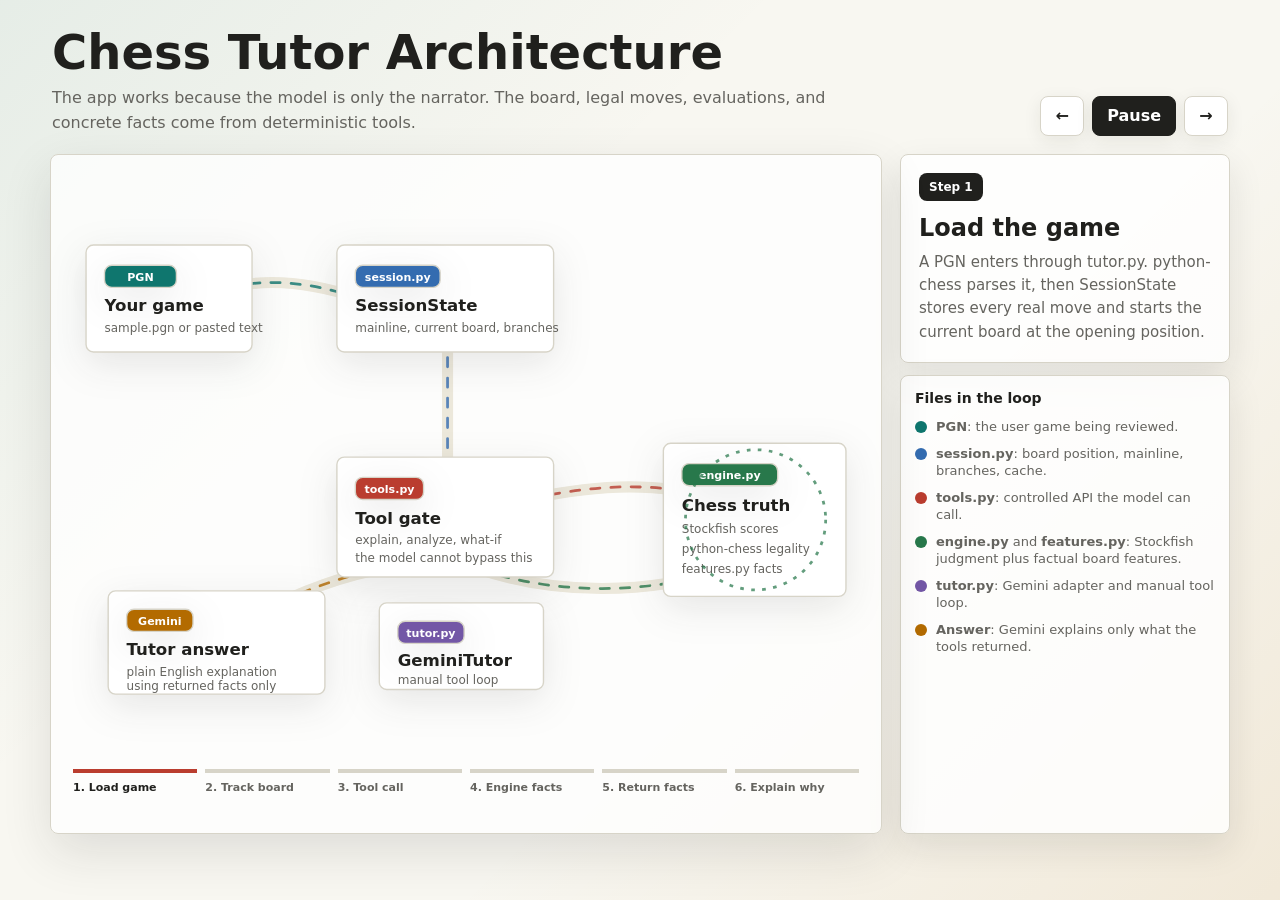
<file: architecture_explainer.html>
<!doctype html>
<html lang="en">
<head>
  <meta charset="utf-8">
  <meta name="viewport" content="width=device-width, initial-scale=1">
  <title>Chess Tutor Architecture</title>
  <style>
    :root {
      color-scheme: light;
      --ink: #20201d;
      --muted: #65645f;
      --paper: #f8f7f1;
      --panel: #ffffff;
      --line: #d7d4c8;
      --shadow: 0 18px 50px rgba(32, 32, 29, 0.12);
      --teal: #0f766e;
      --green: #28784b;
      --amber: #b36b00;
      --red: #ba3d2f;
      --blue: #346cb0;
      --violet: #7357a6;
      --track: #ece8db;
    }

    * {
      box-sizing: border-box;
    }

    body {
      margin: 0;
      min-height: 100vh;
      font-family: Inter, ui-sans-serif, system-ui, -apple-system, BlinkMacSystemFont, "Segoe UI", sans-serif;
      color: var(--ink);
      background:
        linear-gradient(135deg, rgba(15, 118, 110, 0.08), transparent 36%),
        linear-gradient(315deg, rgba(179, 107, 0, 0.10), transparent 38%),
        var(--paper);
    }

    .shell {
      width: min(1180px, calc(100vw - 32px));
      min-height: 100vh;
      margin: 0 auto;
      padding: 28px 0;
      display: grid;
      grid-template-rows: auto 1fr;
      gap: 18px;
    }

    header {
      display: grid;
      grid-template-columns: minmax(0, 1fr) auto;
      gap: 18px;
      align-items: end;
      padding: 0 2px;
    }

    h1 {
      margin: 0;
      font-size: clamp(28px, 4vw, 48px);
      line-height: 1;
      letter-spacing: 0;
    }

    .subtitle {
      margin: 10px 0 0;
      max-width: 780px;
      color: var(--muted);
      font-size: 16px;
      line-height: 1.55;
    }

    .controls {
      display: flex;
      gap: 8px;
      align-items: center;
      justify-content: flex-end;
    }

    button {
      appearance: none;
      border: 1px solid var(--line);
      background: var(--panel);
      color: var(--ink);
      min-width: 44px;
      height: 40px;
      border-radius: 8px;
      padding: 0 14px;
      font: inherit;
      font-weight: 700;
      cursor: pointer;
      box-shadow: 0 5px 18px rgba(32, 32, 29, 0.08);
    }

    button:hover {
      border-color: #a8a397;
      transform: translateY(-1px);
    }

    button:focus-visible {
      outline: 3px solid rgba(52, 108, 176, 0.25);
      outline-offset: 2px;
    }

    button.primary {
      background: var(--ink);
      border-color: var(--ink);
      color: white;
    }

    main {
      display: grid;
      grid-template-columns: minmax(0, 1fr) 330px;
      gap: 18px;
      align-items: stretch;
    }

    .stage {
      position: relative;
      overflow: hidden;
      height: clamp(520px, calc(100vh - 190px), 680px);
      min-height: 520px;
      border: 1px solid var(--line);
      border-radius: 8px;
      background: rgba(255, 255, 255, 0.78);
      box-shadow: var(--shadow);
    }

    .diagram {
      position: absolute;
      inset: 0;
      width: 100%;
      height: 100%;
    }

    .track {
      fill: none;
      stroke: var(--track);
      stroke-width: 12;
      stroke-linecap: round;
    }

    .flow-line {
      fill: none;
      stroke-width: 3;
      stroke-linecap: round;
      stroke-dasharray: 10 12;
      animation: dash 1.4s linear infinite;
      opacity: 0.8;
    }

    .node rect {
      fill: var(--panel);
      stroke: var(--line);
      stroke-width: 1.5;
      rx: 8;
      filter: drop-shadow(0 12px 20px rgba(32, 32, 29, 0.10));
    }

    .node .title {
      font-size: 18px;
      font-weight: 800;
      fill: var(--ink);
      letter-spacing: 0;
    }

    .node .file {
      font-size: 12px;
      font-weight: 800;
      fill: white;
      letter-spacing: 0;
    }

    .node .body {
      font-size: 13px;
      fill: var(--muted);
      letter-spacing: 0;
    }

    .badge {
      rx: 8;
      stroke: none;
    }

    .node rect.badge.teal { fill: var(--teal); }
    .node rect.badge.blue { fill: var(--blue); }
    .node rect.badge.red { fill: var(--red); }
    .node rect.badge.green { fill: var(--green); }
    .node rect.badge.amber { fill: var(--amber); }
    .node rect.badge.violet { fill: var(--violet); }

    .packet {
      opacity: 0;
      transform-box: fill-box;
      transform-origin: center;
    }

    .packet circle {
      fill: white;
      stroke-width: 5;
    }

    .packet text {
      font-size: 11px;
      font-weight: 900;
      fill: var(--ink);
      dominant-baseline: central;
      text-anchor: middle;
      letter-spacing: 0;
    }

    .playing .packet-a { animation: packetA 8s linear infinite; }
    .playing .packet-b { animation: packetB 8s linear infinite; }
    .playing .packet-c { animation: packetC 8s linear infinite; }
    .playing .packet-d { animation: packetD 8s linear infinite; }
    .playing .packet-e { animation: packetE 8s linear infinite; }

    .truth-ring {
      fill: none;
      stroke-width: 3;
      stroke-dasharray: 4 8;
      transform-box: fill-box;
      transform-origin: center;
      animation: spin 14s linear infinite;
      opacity: 0.72;
    }

    .side {
      display: grid;
      grid-template-rows: auto 1fr;
      gap: 12px;
      height: clamp(520px, calc(100vh - 190px), 680px);
      min-height: 520px;
    }

    .readout,
    .legend {
      border: 1px solid var(--line);
      border-radius: 8px;
      background: rgba(255, 255, 255, 0.84);
      box-shadow: 0 14px 35px rgba(32, 32, 29, 0.10);
    }

    .readout {
      padding: 18px;
    }

    .step-label {
      display: inline-flex;
      align-items: center;
      min-height: 28px;
      padding: 0 10px;
      border-radius: 8px;
      background: var(--ink);
      color: white;
      font-size: 12px;
      font-weight: 900;
    }

    .readout h2 {
      margin: 14px 0 10px;
      font-size: 24px;
      line-height: 1.1;
      letter-spacing: 0;
    }

    .readout p {
      margin: 0;
      color: var(--muted);
      line-height: 1.55;
      font-size: 15px;
    }

    .legend {
      padding: 14px;
    }

    .legend h3 {
      margin: 0 0 12px;
      font-size: 14px;
      letter-spacing: 0;
    }

    .legend-list {
      display: grid;
      gap: 9px;
    }

    .legend-item {
      display: grid;
      grid-template-columns: 12px minmax(0, 1fr);
      gap: 9px;
      align-items: start;
      color: var(--muted);
      line-height: 1.35;
      font-size: 13px;
    }

    .dot {
      width: 12px;
      height: 12px;
      margin-top: 3px;
      border-radius: 50%;
      background: var(--teal);
    }

    .dot.blue { background: var(--blue); }
    .dot.green { background: var(--green); }
    .dot.amber { background: var(--amber); }
    .dot.red { background: var(--red); }
    .dot.violet { background: var(--violet); }

    .timeline {
      position: absolute;
      left: 22px;
      right: 22px;
      bottom: 20px;
      height: 68px;
      display: grid;
      grid-template-columns: repeat(6, 1fr);
      gap: 8px;
      align-items: end;
      pointer-events: none;
    }

    .tick {
      height: 44px;
      border-top: 4px solid var(--line);
      padding-top: 8px;
      font-size: 11px;
      color: var(--muted);
      font-weight: 800;
      letter-spacing: 0;
      transition: border-color 180ms ease, color 180ms ease;
    }

    .tick.active {
      border-color: var(--red);
      color: var(--ink);
    }

    @keyframes dash {
      to { stroke-dashoffset: -22; }
    }

    @keyframes spin {
      to { transform: rotate(360deg); }
    }

    @keyframes packetA {
      0%, 3% { opacity: 0; transform: translate(110px, 108px) scale(0.8); }
      8%, 14% { opacity: 1; transform: translate(286px, 108px) scale(1); }
      18%, 100% { opacity: 0; transform: translate(286px, 108px) scale(0.8); }
    }

    @keyframes packetB {
      0%, 17% { opacity: 0; transform: translate(420px, 108px) scale(0.8); }
      24%, 30% { opacity: 1; transform: translate(420px, 285px) scale(1); }
      34%, 100% { opacity: 0; transform: translate(420px, 285px) scale(0.8); }
    }

    @keyframes packetC {
      0%, 33% { opacity: 0; transform: translate(545px, 330px) scale(0.8); }
      40%, 48% { opacity: 1; transform: translate(700px, 330px) scale(1); }
      52%, 100% { opacity: 0; transform: translate(700px, 330px) scale(0.8); }
    }

    @keyframes packetD {
      0%, 51% { opacity: 0; transform: translate(695px, 420px) scale(0.8); }
      58%, 68% { opacity: 1; transform: translate(470px, 430px) scale(1); }
      72%, 100% { opacity: 0; transform: translate(470px, 430px) scale(0.8); }
    }

    @keyframes packetE {
      0%, 71% { opacity: 0; transform: translate(350px, 432px) scale(0.8); }
      78%, 92% { opacity: 1; transform: translate(170px, 515px) scale(1); }
      98%, 100% { opacity: 0; transform: translate(170px, 515px) scale(0.8); }
    }

    .paused * {
      animation-play-state: paused !important;
    }

    @media (max-width: 980px) {
      header,
      main {
        grid-template-columns: 1fr;
      }

      .controls {
        justify-content: flex-start;
      }

      .stage,
      .side {
        height: auto;
        min-height: auto;
      }

      .stage {
        aspect-ratio: 1 / 1;
      }

      .side {
        grid-template-rows: auto auto;
      }
    }

    @media (max-width: 640px) {
      .shell {
        width: min(100vw - 20px, 1180px);
        padding: 16px 0;
      }

      .stage {
        aspect-ratio: 1.32 / 1;
      }

      .timeline {
        display: none;
      }
    }
  </style>
</head>
<body>
  <div class="shell">
    <header>
      <div>
        <h1>Chess Tutor Architecture</h1>
        <p class="subtitle">The app works because the model is only the narrator. The board, legal moves, evaluations, and concrete facts come from deterministic tools.</p>
      </div>
      <div class="controls" aria-label="Animation controls">
        <button id="prev" type="button" title="Go to the previous architecture step" aria-label="Previous step">&larr;</button>
        <button class="primary" id="play" type="button" title="Play or pause the animation">Pause</button>
        <button id="next" type="button" title="Go to the next architecture step" aria-label="Next step">&rarr;</button>
      </div>
    </header>

    <main>
      <section class="stage playing" id="stage" aria-label="Animated architecture diagram">
        <svg class="diagram" viewBox="0 0 900 680" role="img" aria-labelledby="diagramTitle diagramDesc">
          <title id="diagramTitle">Animated chess tutor architecture diagram</title>
          <desc id="diagramDesc">A PGN flows into session state. Gemini calls tools. Tools query python-chess, Stockfish, and facts. The grounded result flows back to Gemini and becomes the answer.</desc>

          <path class="track" d="M130 128 C220 105 265 105 335 128" />
          <path class="track" d="M430 170 C430 220 430 250 430 300" />
          <path class="track" d="M520 345 C600 328 655 328 735 345" />
          <path class="track" d="M735 420 C650 450 545 450 460 420" />
          <path class="track" d="M365 420 C305 430 245 455 180 495" />

          <path class="flow-line" stroke="var(--teal)" d="M130 128 C220 105 265 105 335 128" />
          <path class="flow-line" stroke="var(--blue)" d="M430 170 C430 220 430 250 430 300" />
          <path class="flow-line" stroke="var(--red)" d="M520 345 C600 328 655 328 735 345" />
          <path class="flow-line" stroke="var(--green)" d="M735 420 C650 450 545 450 460 420" />
          <path class="flow-line" stroke="var(--amber)" d="M365 420 C305 430 245 455 180 495" />

          <g class="node">
            <rect x="38" y="70" width="180" height="116" />
            <rect class="badge teal" x="58" y="92" width="78" height="24" />
            <text class="file" x="97" y="109" text-anchor="middle">PGN</text>
            <text class="title" x="58" y="142">Your game</text>
            <text class="body" x="58" y="164">sample.pgn or pasted text</text>
          </g>

          <g class="node">
            <rect x="310" y="70" width="235" height="116" />
            <rect class="badge blue" x="330" y="92" width="92" height="24" />
            <text class="file" x="376" y="109" text-anchor="middle">session.py</text>
            <text class="title" x="330" y="142">SessionState</text>
            <text class="body" x="330" y="164">mainline, current board, branches</text>
          </g>

          <g class="node">
            <rect x="310" y="300" width="235" height="130" />
            <rect class="badge red" x="330" y="322" width="74" height="24" />
            <text class="file" x="367" y="339" text-anchor="middle">tools.py</text>
            <text class="title" x="330" y="372">Tool gate</text>
            <text class="body" x="330" y="394">explain, analyze, what-if</text>
            <text class="body" x="330" y="414">the model cannot bypass this</text>
          </g>

          <g class="node">
            <rect x="664" y="285" width="198" height="166" />
            <rect class="badge green" x="684" y="307" width="104" height="24" />
            <text class="file" x="736" y="324" text-anchor="middle">engine.py</text>
            <text class="title" x="684" y="358">Chess truth</text>
            <text class="body" x="684" y="382">Stockfish scores</text>
            <text class="body" x="684" y="404">python-chess legality</text>
            <text class="body" x="684" y="426">features.py facts</text>
            <circle class="truth-ring" cx="764" cy="368" r="76" stroke="var(--green)" />
          </g>

          <g class="node">
            <rect x="62" y="445" width="235" height="112" />
            <rect class="badge amber" x="82" y="465" width="72" height="24" />
            <text class="file" x="118" y="482" text-anchor="middle">Gemini</text>
            <text class="title" x="82" y="515">Tutor answer</text>
            <text class="body" x="82" y="537">plain English explanation</text>
            <text class="body" x="82" y="552">using returned facts only</text>
          </g>

          <g class="node">
            <rect x="356" y="458" width="178" height="94" />
            <rect class="badge violet" x="376" y="478" width="72" height="24" />
            <text class="file" x="412" y="495" text-anchor="middle">tutor.py</text>
            <text class="title" x="376" y="527">GeminiTutor</text>
            <text class="body" x="376" y="546">manual tool loop</text>
          </g>

          <g class="packet packet-a">
            <circle cx="0" cy="0" r="22" stroke="var(--teal)" />
            <text x="0" y="1">PGN</text>
          </g>
          <g class="packet packet-b">
            <circle cx="0" cy="0" r="22" stroke="var(--blue)" />
            <text x="0" y="1">ASK</text>
          </g>
          <g class="packet packet-c">
            <circle cx="0" cy="0" r="22" stroke="var(--red)" />
            <text x="0" y="1">CALL</text>
          </g>
          <g class="packet packet-d">
            <circle cx="0" cy="0" r="22" stroke="var(--green)" />
            <text x="0" y="1">FACT</text>
          </g>
          <g class="packet packet-e">
            <circle cx="0" cy="0" r="22" stroke="var(--amber)" />
            <text x="0" y="1">WHY</text>
          </g>
        </svg>

        <div class="timeline" aria-hidden="true">
          <div class="tick active" data-tick="0">1. Load game</div>
          <div class="tick" data-tick="1">2. Track board</div>
          <div class="tick" data-tick="2">3. Tool call</div>
          <div class="tick" data-tick="3">4. Engine facts</div>
          <div class="tick" data-tick="4">5. Return facts</div>
          <div class="tick" data-tick="5">6. Explain why</div>
        </div>
      </section>

      <aside class="side">
        <section class="readout" aria-live="polite">
          <span class="step-label" id="stepLabel">Step 1</span>
          <h2 id="stepTitle">Load the game</h2>
          <p id="stepBody">A PGN enters through tutor.py. python-chess parses it, then SessionState stores every real move and starts the current board at the opening position.</p>
        </section>

        <section class="legend">
          <h3>Files in the loop</h3>
          <div class="legend-list">
            <div class="legend-item"><span class="dot"></span><span><strong>PGN</strong>: the user game being reviewed.</span></div>
            <div class="legend-item"><span class="dot blue"></span><span><strong>session.py</strong>: board position, mainline, branches, cache.</span></div>
            <div class="legend-item"><span class="dot red"></span><span><strong>tools.py</strong>: controlled API the model can call.</span></div>
            <div class="legend-item"><span class="dot green"></span><span><strong>engine.py</strong> and <strong>features.py</strong>: Stockfish judgment plus factual board features.</span></div>
            <div class="legend-item"><span class="dot violet"></span><span><strong>tutor.py</strong>: Gemini adapter and manual tool loop.</span></div>
            <div class="legend-item"><span class="dot amber"></span><span><strong>Answer</strong>: Gemini explains only what the tools returned.</span></div>
          </div>
        </section>
      </aside>
    </main>
  </div>

  <script>
    const stage = document.querySelector("#stage");
    const playButton = document.querySelector("#play");
    const prevButton = document.querySelector("#prev");
    const nextButton = document.querySelector("#next");
    const stepLabel = document.querySelector("#stepLabel");
    const stepTitle = document.querySelector("#stepTitle");
    const stepBody = document.querySelector("#stepBody");
    const ticks = [...document.querySelectorAll(".tick")];

    const steps = [
      {
        title: "Load the game",
        body: "A PGN enters through tutor.py. python-chess parses it, then SessionState stores every real move and starts the current board at the opening position."
      },
      {
        title: "Keep board state honest",
        body: "session.py owns the current board, the mainline SAN list, and safe what-if branches. Real game moves stay read-only."
      },
      {
        title: "Gemini asks for evidence",
        body: "The model cannot inspect the board directly. It must call tools like explain_move, analyze, goto_move, or play_move."
      },
      {
        title: "Tools query chess truth",
        body: "tools.py asks Stockfish for best lines, python-chess for legality, and features.py for facts like material, checks, hanging pieces, and pawn structure."
      },
      {
        title: "Facts return to the model",
        body: "The tool result includes the position, engine verdict, concrete move consequences, and factual before-and-after details."
      },
      {
        title: "The tutor explains why",
        body: "Gemini turns the grounded data into plain English: verdict first, then the concrete reason, then the reusable chess principle."
      }
    ];

    let currentStep = 0;
    let playing = true;
    let cycleStart = performance.now();
    let pausedAt = null;
    const cycleMs = 8000;
    const stepMs = cycleMs / steps.length;

    function renderStep(index) {
      currentStep = (index + steps.length) % steps.length;
      const step = steps[currentStep];
      stepLabel.textContent = `Step ${currentStep + 1}`;
      stepTitle.textContent = step.title;
      stepBody.textContent = step.body;
      ticks.forEach((tick, i) => tick.classList.toggle("active", i === currentStep));
    }

    function setPlayback(nextPlaying) {
      if (playing === nextPlaying) return;
      playing = nextPlaying;
      if (playing) {
        const pausedFor = performance.now() - pausedAt;
        cycleStart += pausedFor;
        pausedAt = null;
      } else {
        pausedAt = performance.now();
      }
      stage.classList.toggle("paused", !playing);
      playButton.textContent = playing ? "Pause" : "Play";
    }

    function togglePlay() {
      setPlayback(!playing);
    }

    function jumpToStep(index) {
      setPlayback(false);
      renderStep(index);
      cycleStart = performance.now() - currentStep * stepMs;
      pausedAt = performance.now();
    }

    function updateFromAnimationClock(now) {
      if (playing) {
        const elapsed = (now - cycleStart) % cycleMs;
        const stepIndex = Math.floor(elapsed / stepMs);
        if (stepIndex !== currentStep) renderStep(stepIndex);
      }
      requestAnimationFrame(updateFromAnimationClock);
    }

    playButton.addEventListener("click", togglePlay);
    prevButton.addEventListener("click", () => jumpToStep(currentStep - 1));
    nextButton.addEventListener("click", () => jumpToStep(currentStep + 1));
    requestAnimationFrame(updateFromAnimationClock);
  </script>
</body>
</html>
</file>
